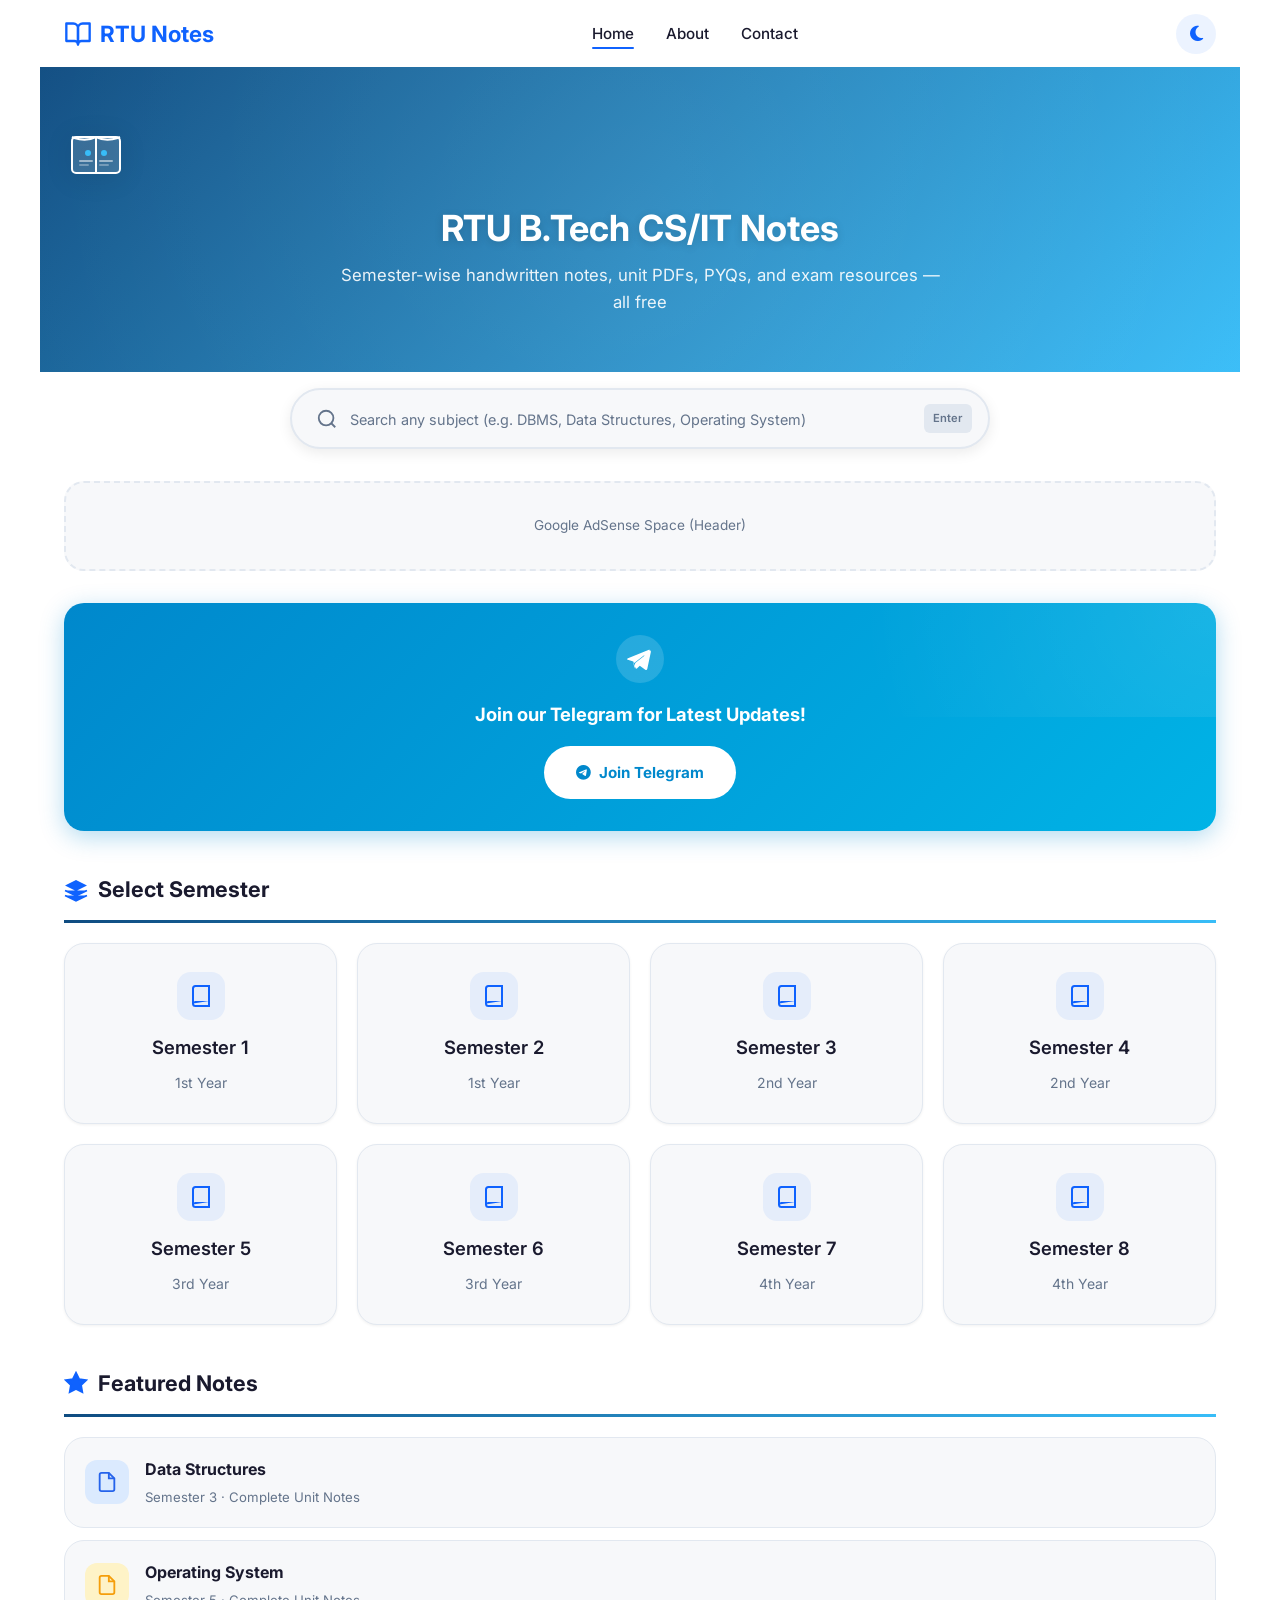
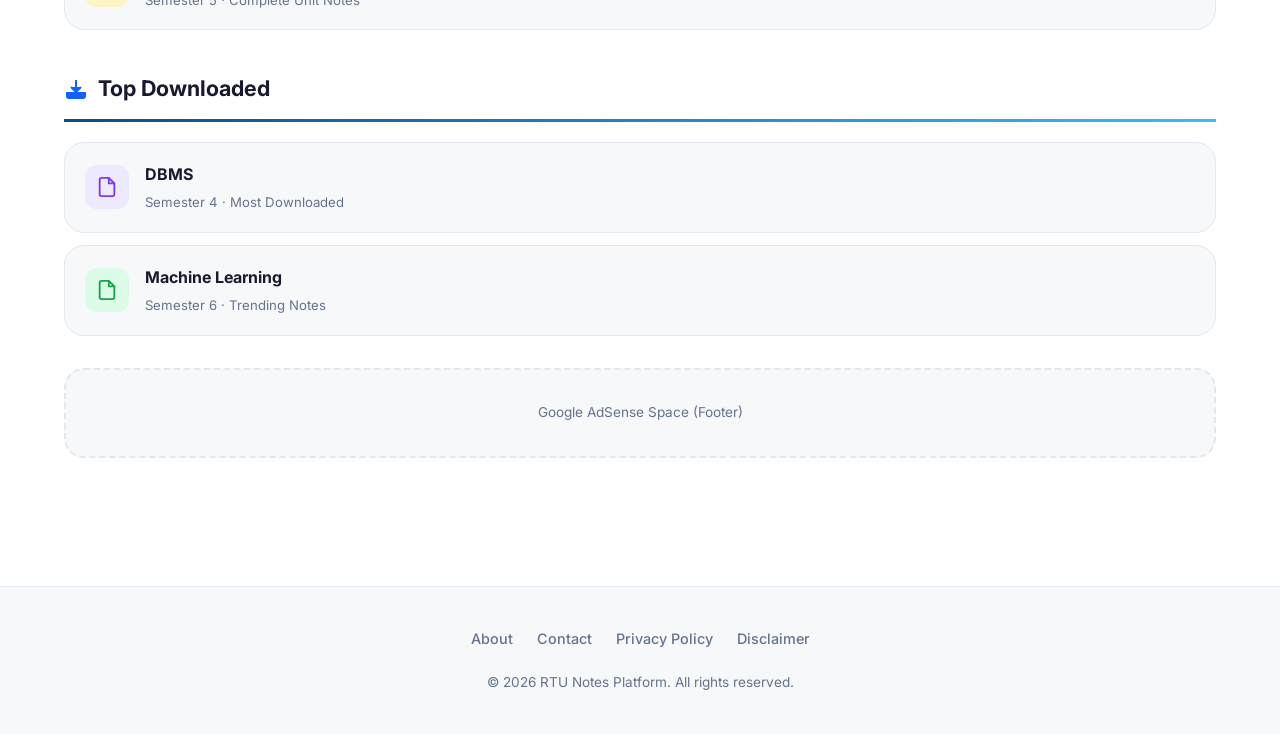
<file: index.html>
<!DOCTYPE html>
<html lang="en">
<head>
  <meta charset="UTF-8">
  <meta name="viewport" content="width=device-width, initial-scale=1.0">
  <title>RTU B.Tech CS/IT Notes – Semester Wise Free Unit-wise Notes</title>
  <meta name="description" content="Free RTU notes semester wise, RTU CS notes unit wise, RTU IT handwritten notes, and RTU exam preparation notes for all 8 semesters.">
  <meta name="keywords" content="RTU notes semester wise, RTU CS notes unit wise, RTU IT handwritten notes, RTU exam preparation notes">

  <link rel="preconnect" href="https://fonts.googleapis.com">
  <link rel="preconnect" href="https://fonts.gstatic.com" crossorigin>
  <link href="https://fonts.googleapis.com/css2?family=Inter:wght@400;500;600;700&display=swap" rel="stylesheet">
  <link rel="stylesheet" href="https://cdnjs.cloudflare.com/ajax/libs/font-awesome/6.4.0/css/all.min.css">
  <link rel="stylesheet" href="css/style.css">
</head>
<body>
  <header>
    <nav class="nav-container">
      <a href="index.html" class="logo">
        <svg viewBox="0 0 24 24" fill="none" stroke="currentColor" stroke-width="2" stroke-linecap="round" stroke-linejoin="round"><path d="M2 3h6a4 4 0 0 1 4 4v14a3 3 0 0 0-3-3H2z"/><path d="M22 3h-6a4 4 0 0 0-4 4v14a3 3 0 0 1 3-3h7z"/></svg>
        RTU Notes
      </a>
      <ul class="nav-links" id="nav-links">
        <li><a href="index.html" class="active">Home</a></li>
        <li><a href="about.html">About</a></li>
        <li><a href="contact.html">Contact</a></li>
      </ul>
      <div class="nav-actions">
        <button class="theme-toggle" id="theme-toggle" aria-label="Toggle Dark Mode">
          <i class="fas fa-moon"></i>
        </button>
        <button class="menu-toggle" id="menu-toggle" aria-label="Toggle Menu">
          <i class="fas fa-bars"></i>
        </button>
      </div>
    </nav>
  </header>

  <main>
    <!-- Hero -->
    <section class="hero">
      <div class="hero-content">
        <div class="hero-icon">
          <svg viewBox="0 0 64 64" fill="none">
            <rect x="8" y="14" width="48" height="36" rx="4" fill="rgba(255,255,255,0.15)" stroke="#fff" stroke-width="2"/>
            <path d="M32 14V50" stroke="#fff" stroke-width="2"/>
            <path d="M8 14 C8 14 20 20 32 14 C44 20 56 14 56 14" fill="rgba(255,255,255,0.1)" stroke="#fff" stroke-width="2"/>
            <circle cx="24" cy="30" r="3" fill="#38bdf8"/>
            <circle cx="40" cy="30" r="3" fill="#38bdf8"/>
            <path d="M16 38h12M36 38h12" stroke="rgba(255,255,255,0.5)" stroke-width="2" stroke-linecap="round"/>
            <path d="M16 42h8M36 42h8" stroke="rgba(255,255,255,0.3)" stroke-width="2" stroke-linecap="round"/>
          </svg>
        </div>
        <h1>RTU B.Tech CS/IT Notes</h1>
        <p>Semester-wise handwritten notes, unit PDFs, PYQs, and exam resources — all free</p>
      </div>
    </section>

    <!-- Search Bar -->
    <div class="search-container fade-in">
      <div class="search-box">
        <svg class="search-icon" viewBox="0 0 24 24" fill="none" stroke="currentColor" stroke-width="2"><circle cx="11" cy="11" r="8"/><line x1="21" y1="21" x2="16.65" y2="16.65"/></svg>
        <input type="text" id="subject-search" class="search-input" placeholder="Search any subject (e.g. DBMS, Data Structures, Operating System)" autocomplete="off">
        <kbd class="search-kbd">Enter</kbd>
      </div>
      <ul class="search-results" id="search-results"></ul>
    </div>

    <!-- Ad Top -->
    <div class="ad-space fade-in">Google AdSense Space (Header)</div>

    <!-- Telegram -->
    <div class="telegram-banner fade-in">
      <div class="telegram-icon">
        <svg width="48" height="48" viewBox="0 0 48 48" fill="none">
          <circle cx="24" cy="24" r="24" fill="rgba(255,255,255,0.15)"/>
          <path d="M33.6 14.4L12 23.2c-1.2.5-1.2 1.2-.2 1.5l5.5 1.7 2.1 6.4c.3.8.5.9 1 .9s.7-.3 1-.6l2.4-2.4 5.5 4c1 .5 1.7.3 2-.9l3.5-16.5c.4-1.6-.6-2.3-1.8-1.9zm-4.8 6.2L19.2 28l-.6 5.5-1.1-5 10.3-7.9c.5-.3.9-.1.5.3z" fill="#fff"/>
        </svg>
      </div>
      <h3>Join our Telegram for Latest Updates!</h3>
      <a href="#" class="btn">
        <i class="fab fa-telegram"></i> Join Telegram
      </a>
    </div>

    <!-- Semester Grid -->
    <h2 class="section-title fade-in">
      <svg viewBox="0 0 24 24" fill="currentColor"><path d="M12 2L1 7.5 12 13l11-5.5L12 2zM1 12.5l11 5.5 11-5.5M1 17.5l11 5.5 11-5.5"/><path d="M1 12.5l11 5.5 11-5.5" stroke="currentColor" stroke-width="1.5" fill="none"/><path d="M1 17.5l11 5.5 11-5.5" stroke="currentColor" stroke-width="1.5" fill="none"/></svg>
      Select Semester
    </h2>
    <div class="grid">
      <a href="semester.html?sem=1" class="card fade-in">
        <div class="card-icon">
          <svg viewBox="0 0 24 24" fill="currentColor"><path d="M4 19.5A2.5 2.5 0 0 1 6.5 17H20"/><path d="M6.5 2H20v20H6.5A2.5 2.5 0 0 1 4 19.5v-15A2.5 2.5 0 0 1 6.5 2z" fill="none" stroke="currentColor" stroke-width="2"/></svg>
        </div>
        <h3>Semester 1</h3>
        <p>1st Year</p>
      </a>
      <a href="semester.html?sem=2" class="card fade-in">
        <div class="card-icon">
          <svg viewBox="0 0 24 24" fill="currentColor"><path d="M4 19.5A2.5 2.5 0 0 1 6.5 17H20"/><path d="M6.5 2H20v20H6.5A2.5 2.5 0 0 1 4 19.5v-15A2.5 2.5 0 0 1 6.5 2z" fill="none" stroke="currentColor" stroke-width="2"/></svg>
        </div>
        <h3>Semester 2</h3>
        <p>1st Year</p>
      </a>
      <a href="semester.html?sem=3" class="card fade-in">
        <div class="card-icon">
          <svg viewBox="0 0 24 24" fill="currentColor"><path d="M4 19.5A2.5 2.5 0 0 1 6.5 17H20"/><path d="M6.5 2H20v20H6.5A2.5 2.5 0 0 1 4 19.5v-15A2.5 2.5 0 0 1 6.5 2z" fill="none" stroke="currentColor" stroke-width="2"/></svg>
        </div>
        <h3>Semester 3</h3>
        <p>2nd Year</p>
      </a>
      <a href="semester.html?sem=4" class="card fade-in">
        <div class="card-icon">
          <svg viewBox="0 0 24 24" fill="currentColor"><path d="M4 19.5A2.5 2.5 0 0 1 6.5 17H20"/><path d="M6.5 2H20v20H6.5A2.5 2.5 0 0 1 4 19.5v-15A2.5 2.5 0 0 1 6.5 2z" fill="none" stroke="currentColor" stroke-width="2"/></svg>
        </div>
        <h3>Semester 4</h3>
        <p>2nd Year</p>
      </a>
      <a href="semester.html?sem=5" class="card fade-in">
        <div class="card-icon">
          <svg viewBox="0 0 24 24" fill="currentColor"><path d="M4 19.5A2.5 2.5 0 0 1 6.5 17H20"/><path d="M6.5 2H20v20H6.5A2.5 2.5 0 0 1 4 19.5v-15A2.5 2.5 0 0 1 6.5 2z" fill="none" stroke="currentColor" stroke-width="2"/></svg>
        </div>
        <h3>Semester 5</h3>
        <p>3rd Year</p>
      </a>
      <a href="semester.html?sem=6" class="card fade-in">
        <div class="card-icon">
          <svg viewBox="0 0 24 24" fill="currentColor"><path d="M4 19.5A2.5 2.5 0 0 1 6.5 17H20"/><path d="M6.5 2H20v20H6.5A2.5 2.5 0 0 1 4 19.5v-15A2.5 2.5 0 0 1 6.5 2z" fill="none" stroke="currentColor" stroke-width="2"/></svg>
        </div>
        <h3>Semester 6</h3>
        <p>3rd Year</p>
      </a>
      <a href="semester.html?sem=7" class="card fade-in">
        <div class="card-icon">
          <svg viewBox="0 0 24 24" fill="currentColor"><path d="M4 19.5A2.5 2.5 0 0 1 6.5 17H20"/><path d="M6.5 2H20v20H6.5A2.5 2.5 0 0 1 4 19.5v-15A2.5 2.5 0 0 1 6.5 2z" fill="none" stroke="currentColor" stroke-width="2"/></svg>
        </div>
        <h3>Semester 7</h3>
        <p>4th Year</p>
      </a>
      <a href="semester.html?sem=8" class="card fade-in">
        <div class="card-icon">
          <svg viewBox="0 0 24 24" fill="currentColor"><path d="M4 19.5A2.5 2.5 0 0 1 6.5 17H20"/><path d="M6.5 2H20v20H6.5A2.5 2.5 0 0 1 4 19.5v-15A2.5 2.5 0 0 1 6.5 2z" fill="none" stroke="currentColor" stroke-width="2"/></svg>
        </div>
        <h3>Semester 8</h3>
        <p>4th Year</p>
      </a>
    </div>

    <!-- Featured Notes -->
    <h2 class="section-title fade-in">
      <svg viewBox="0 0 24 24" fill="none" stroke="currentColor" stroke-width="2"><polygon points="12 2 15.09 8.26 22 9.27 17 14.14 18.18 21.02 12 17.77 5.82 21.02 7 14.14 2 9.27 8.91 8.26 12 2"/></svg>
      Featured Notes
    </h2>
    <ul class="resources-list fade-in">
      <li><a href="subject.html?sem=3&sub=Data%20Structures">
        <div class="resource-icon paper"><svg viewBox="0 0 24 24" fill="none" stroke="currentColor" stroke-width="2"><path d="M14 2H6a2 2 0 0 0-2 2v16a2 2 0 0 0 2 2h12a2 2 0 0 0 2-2V8z"/><polyline points="14 2 14 8 20 8"/></svg></div>
        <div class="resource-text"><strong>Data Structures</strong><p>Semester 3 · Complete Unit Notes</p></div>
      </a></li>
      <li><a href="subject.html?sem=5&sub=Operating%20System">
        <div class="resource-icon brain"><svg viewBox="0 0 24 24" fill="none" stroke="currentColor" stroke-width="2"><path d="M14 2H6a2 2 0 0 0-2 2v16a2 2 0 0 0 2 2h12a2 2 0 0 0 2-2V8z"/><polyline points="14 2 14 8 20 8"/></svg></div>
        <div class="resource-text"><strong>Operating System</strong><p>Semester 5 · Complete Unit Notes</p></div>
      </a></li>
    </ul>

    <!-- Top Downloaded -->
    <h2 class="section-title fade-in" style="margin-top: 2.5rem;">
      <svg viewBox="0 0 24 24" fill="none" stroke="currentColor" stroke-width="2"><path d="M21 15v4a2 2 0 0 1-2 2H5a2 2 0 0 1-2-2v-4"/><polyline points="7 10 12 15 17 10"/><line x1="12" y1="15" x2="12" y2="3"/></svg>
      Top Downloaded
    </h2>
    <ul class="resources-list fade-in">
      <li><a href="subject.html?sem=4&sub=Database%20Management%20Systems%20(DBMS)">
        <div class="resource-icon viva"><svg viewBox="0 0 24 24" fill="none" stroke="currentColor" stroke-width="2"><path d="M14 2H6a2 2 0 0 0-2 2v16a2 2 0 0 0 2 2h12a2 2 0 0 0 2-2V8z"/><polyline points="14 2 14 8 20 8"/></svg></div>
        <div class="resource-text"><strong>DBMS</strong><p>Semester 4 · Most Downloaded</p></div>
      </a></li>
      <li><a href="subject.html?sem=6&sub=Machine%20Learning">
        <div class="resource-icon flash"><svg viewBox="0 0 24 24" fill="none" stroke="currentColor" stroke-width="2"><path d="M14 2H6a2 2 0 0 0-2 2v16a2 2 0 0 0 2 2h12a2 2 0 0 0 2-2V8z"/><polyline points="14 2 14 8 20 8"/></svg></div>
        <div class="resource-text"><strong>Machine Learning</strong><p>Semester 6 · Trending Notes</p></div>
      </a></li>
    </ul>

    <!-- Ad Bottom -->
    <div class="ad-space fade-in">Google AdSense Space (Footer)</div>
  </main>

  <footer>
    <div class="footer-links">
      <a href="about.html">About</a>
      <a href="contact.html">Contact</a>
      <a href="privacy.html">Privacy Policy</a>
      <a href="disclaimer.html">Disclaimer</a>
    </div>
    <p>&copy; 2026 RTU Notes Platform. All rights reserved.</p>
  </footer>

  <script src="js/main.js"></script>
</body>
</html>
</file>
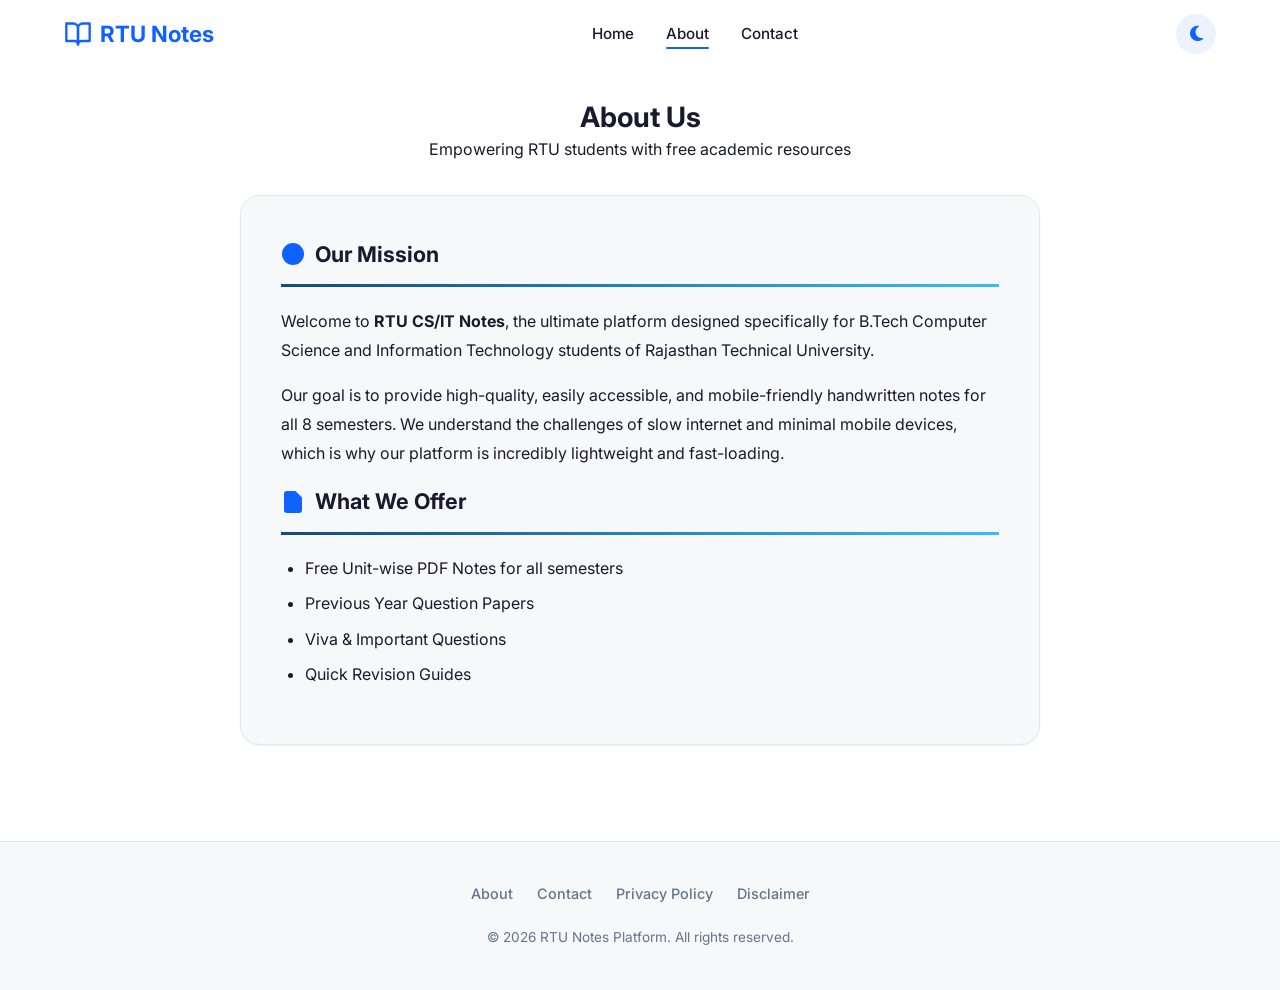
<file: about.html>
<!DOCTYPE html>
<html lang="en">
<head>
  <meta charset="UTF-8">
  <meta name="viewport" content="width=device-width, initial-scale=1.0">
  <title>About - RTU CS/IT Notes</title>
  <link rel="preconnect" href="https://fonts.googleapis.com">
  <link rel="preconnect" href="https://fonts.gstatic.com" crossorigin>
  <link href="https://fonts.googleapis.com/css2?family=Inter:wght@400;500;600;700&display=swap" rel="stylesheet">
  <link rel="stylesheet" href="https://cdnjs.cloudflare.com/ajax/libs/font-awesome/6.4.0/css/all.min.css">
  <link rel="stylesheet" href="css/style.css">
</head>
<body>
  <header>
    <nav class="nav-container">
      <a href="index.html" class="logo">
        <svg viewBox="0 0 24 24" fill="none" stroke="currentColor" stroke-width="2" stroke-linecap="round" stroke-linejoin="round"><path d="M2 3h6a4 4 0 0 1 4 4v14a3 3 0 0 0-3-3H2z"/><path d="M22 3h-6a4 4 0 0 0-4 4v14a3 3 0 0 1 3-3h7z"/></svg>
        RTU Notes
      </a>
      <ul class="nav-links" id="nav-links">
        <li><a href="index.html">Home</a></li>
        <li><a href="about.html" class="active">About</a></li>
        <li><a href="contact.html">Contact</a></li>
      </ul>
      <div class="nav-actions">
        <button class="theme-toggle" id="theme-toggle"><i class="fas fa-moon"></i></button>
        <button class="menu-toggle" id="menu-toggle"><i class="fas fa-bars"></i></button>
      </div>
    </nav>
  </header>

  <main>
    <div class="subject-header fade-in" style="text-align: center;">
      <h1>About Us</h1>
      <p>Empowering RTU students with free academic resources</p>
    </div>

    <div class="page-content fade-in">
      <h2 class="section-title">
        <svg viewBox="0 0 24 24" fill="none" stroke="currentColor" stroke-width="2"><circle cx="12" cy="12" r="10"/><line x1="12" y1="16" x2="12" y2="12"/><line x1="12" y1="8" x2="12.01" y2="8"/></svg>
        Our Mission
      </h2>
      <p>Welcome to <strong>RTU CS/IT Notes</strong>, the ultimate platform designed specifically for B.Tech Computer Science and Information Technology students of Rajasthan Technical University.</p>
      <p>Our goal is to provide high-quality, easily accessible, and mobile-friendly handwritten notes for all 8 semesters. We understand the challenges of slow internet and minimal mobile devices, which is why our platform is incredibly lightweight and fast-loading.</p>

      <h2 class="section-title">
        <svg viewBox="0 0 24 24" fill="none" stroke="currentColor" stroke-width="2"><path d="M14 2H6a2 2 0 0 0-2 2v16a2 2 0 0 0 2 2h12a2 2 0 0 0 2-2V8z"/><polyline points="14 2 14 8 20 8"/></svg>
        What We Offer
      </h2>
      <ul>
        <li>Free Unit-wise PDF Notes for all semesters</li>
        <li>Previous Year Question Papers</li>
        <li>Viva &amp; Important Questions</li>
        <li>Quick Revision Guides</li>
      </ul>
    </div>
  </main>

  <footer>
    <div class="footer-links">
      <a href="about.html">About</a>
      <a href="contact.html">Contact</a>
      <a href="privacy.html">Privacy Policy</a>
      <a href="disclaimer.html">Disclaimer</a>
    </div>
    <p>&copy; 2026 RTU Notes Platform. All rights reserved.</p>
  </footer>

  <script src="js/main.js"></script>
</body>
</html>
</file>
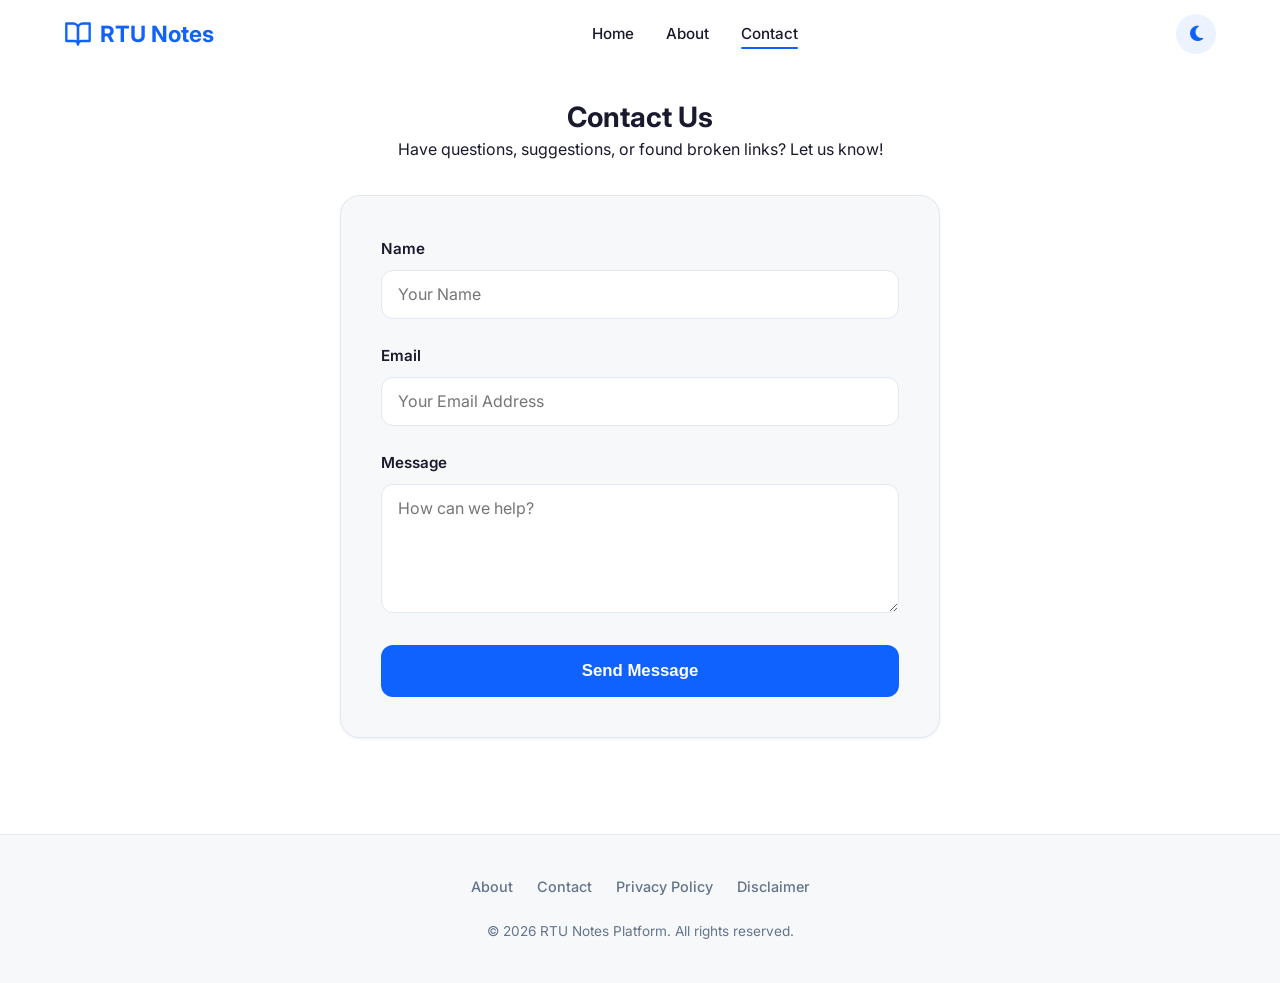
<file: contact.html>
<!DOCTYPE html>
<html lang="en">
<head>
  <meta charset="UTF-8">
  <meta name="viewport" content="width=device-width, initial-scale=1.0">
  <title>Contact - RTU CS/IT Notes</title>
  <link rel="preconnect" href="https://fonts.googleapis.com">
  <link rel="preconnect" href="https://fonts.gstatic.com" crossorigin>
  <link href="https://fonts.googleapis.com/css2?family=Inter:wght@400;500;600;700&display=swap" rel="stylesheet">
  <link rel="stylesheet" href="https://cdnjs.cloudflare.com/ajax/libs/font-awesome/6.4.0/css/all.min.css">
  <link rel="stylesheet" href="css/style.css">
</head>
<body>
  <header>
    <nav class="nav-container">
      <a href="index.html" class="logo">
        <svg viewBox="0 0 24 24" fill="none" stroke="currentColor" stroke-width="2" stroke-linecap="round" stroke-linejoin="round"><path d="M2 3h6a4 4 0 0 1 4 4v14a3 3 0 0 0-3-3H2z"/><path d="M22 3h-6a4 4 0 0 0-4 4v14a3 3 0 0 1 3-3h7z"/></svg>
        RTU Notes
      </a>
      <ul class="nav-links" id="nav-links">
        <li><a href="index.html">Home</a></li>
        <li><a href="about.html">About</a></li>
        <li><a href="contact.html" class="active">Contact</a></li>
      </ul>
      <div class="nav-actions">
        <button class="theme-toggle" id="theme-toggle"><i class="fas fa-moon"></i></button>
        <button class="menu-toggle" id="menu-toggle"><i class="fas fa-bars"></i></button>
      </div>
    </nav>
  </header>

  <main>
    <div class="subject-header fade-in" style="text-align: center;">
      <h1>Contact Us</h1>
      <p>Have questions, suggestions, or found broken links? Let us know!</p>
    </div>

    <div class="page-content fade-in" style="max-width: 600px;">
      <form action="#" method="POST">
        <div class="form-group">
          <label for="name">Name</label>
          <input type="text" id="name" class="form-control" placeholder="Your Name">
        </div>
        <div class="form-group">
          <label for="email">Email</label>
          <input type="email" id="email" class="form-control" placeholder="Your Email Address">
        </div>
        <div class="form-group">
          <label for="message">Message</label>
          <textarea id="message" class="form-control" rows="5" placeholder="How can we help?"></textarea>
        </div>
        <button type="submit" class="btn btn-lg" style="width: 100%;">Send Message</button>
      </form>
    </div>
  </main>

  <footer>
    <div class="footer-links">
      <a href="about.html">About</a>
      <a href="contact.html">Contact</a>
      <a href="privacy.html">Privacy Policy</a>
      <a href="disclaimer.html">Disclaimer</a>
    </div>
    <p>&copy; 2026 RTU Notes Platform. All rights reserved.</p>
  </footer>

  <script src="js/main.js"></script>
</body>
</html>
</file>
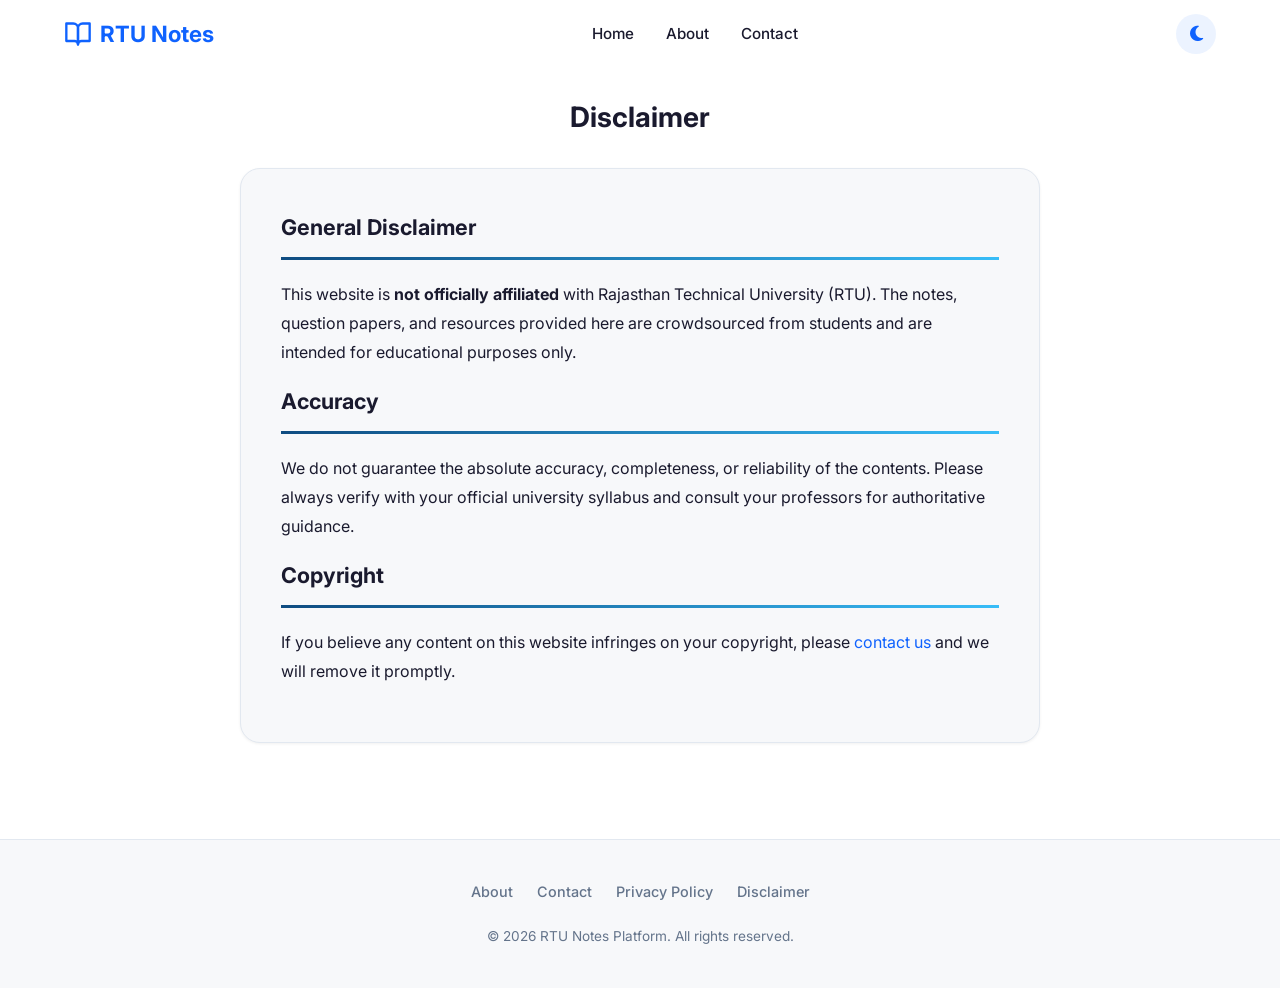
<file: disclaimer.html>
<!DOCTYPE html>
<html lang="en">
<head>
  <meta charset="UTF-8">
  <meta name="viewport" content="width=device-width, initial-scale=1.0">
  <title>Disclaimer - RTU Notes</title>
  <link rel="preconnect" href="https://fonts.googleapis.com">
  <link rel="preconnect" href="https://fonts.gstatic.com" crossorigin>
  <link href="https://fonts.googleapis.com/css2?family=Inter:wght@400;500;600;700&display=swap" rel="stylesheet">
  <link rel="stylesheet" href="https://cdnjs.cloudflare.com/ajax/libs/font-awesome/6.4.0/css/all.min.css">
  <link rel="stylesheet" href="css/style.css">
</head>
<body>
  <header>
    <nav class="nav-container">
      <a href="index.html" class="logo">
        <svg viewBox="0 0 24 24" fill="none" stroke="currentColor" stroke-width="2" stroke-linecap="round" stroke-linejoin="round"><path d="M2 3h6a4 4 0 0 1 4 4v14a3 3 0 0 0-3-3H2z"/><path d="M22 3h-6a4 4 0 0 0-4 4v14a3 3 0 0 1 3-3h7z"/></svg>
        RTU Notes
      </a>
      <ul class="nav-links" id="nav-links">
        <li><a href="index.html">Home</a></li>
        <li><a href="about.html">About</a></li>
        <li><a href="contact.html">Contact</a></li>
      </ul>
      <div class="nav-actions">
        <button class="theme-toggle" id="theme-toggle"><i class="fas fa-moon"></i></button>
        <button class="menu-toggle" id="menu-toggle"><i class="fas fa-bars"></i></button>
      </div>
    </nav>
  </header>

  <main>
    <div class="subject-header fade-in" style="text-align: center;">
      <h1>Disclaimer</h1>
    </div>

    <div class="page-content fade-in">
      <h2 class="section-title">General Disclaimer</h2>
      <p>This website is <strong>not officially affiliated</strong> with Rajasthan Technical University (RTU). The notes, question papers, and resources provided here are crowdsourced from students and are intended for educational purposes only.</p>

      <h2 class="section-title">Accuracy</h2>
      <p>We do not guarantee the absolute accuracy, completeness, or reliability of the contents. Please always verify with your official university syllabus and consult your professors for authoritative guidance.</p>

      <h2 class="section-title">Copyright</h2>
      <p>If you believe any content on this website infringes on your copyright, please <a href="contact.html">contact us</a> and we will remove it promptly.</p>
    </div>
  </main>

  <footer>
    <div class="footer-links">
      <a href="about.html">About</a>
      <a href="contact.html">Contact</a>
      <a href="privacy.html">Privacy Policy</a>
      <a href="disclaimer.html">Disclaimer</a>
    </div>
    <p>&copy; 2026 RTU Notes Platform. All rights reserved.</p>
  </footer>

  <script src="js/main.js"></script>
</body>
</html>
</file>
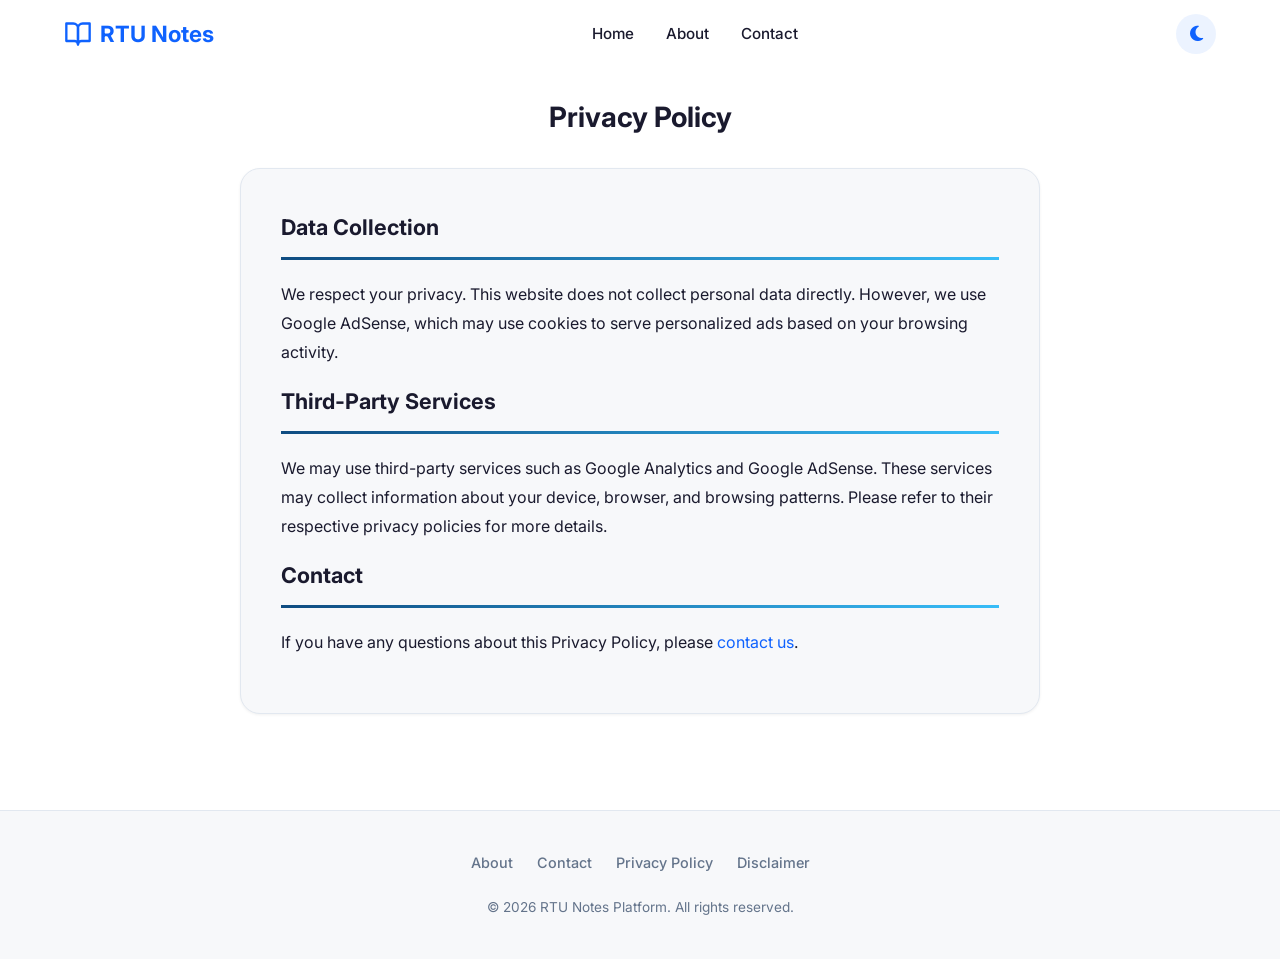
<file: privacy.html>
<!DOCTYPE html>
<html lang="en">
<head>
  <meta charset="UTF-8">
  <meta name="viewport" content="width=device-width, initial-scale=1.0">
  <title>Privacy Policy - RTU Notes</title>
  <link rel="preconnect" href="https://fonts.googleapis.com">
  <link rel="preconnect" href="https://fonts.gstatic.com" crossorigin>
  <link href="https://fonts.googleapis.com/css2?family=Inter:wght@400;500;600;700&display=swap" rel="stylesheet">
  <link rel="stylesheet" href="https://cdnjs.cloudflare.com/ajax/libs/font-awesome/6.4.0/css/all.min.css">
  <link rel="stylesheet" href="css/style.css">
</head>
<body>
  <header>
    <nav class="nav-container">
      <a href="index.html" class="logo">
        <svg viewBox="0 0 24 24" fill="none" stroke="currentColor" stroke-width="2" stroke-linecap="round" stroke-linejoin="round"><path d="M2 3h6a4 4 0 0 1 4 4v14a3 3 0 0 0-3-3H2z"/><path d="M22 3h-6a4 4 0 0 0-4 4v14a3 3 0 0 1 3-3h7z"/></svg>
        RTU Notes
      </a>
      <ul class="nav-links" id="nav-links">
        <li><a href="index.html">Home</a></li>
        <li><a href="about.html">About</a></li>
        <li><a href="contact.html">Contact</a></li>
      </ul>
      <div class="nav-actions">
        <button class="theme-toggle" id="theme-toggle"><i class="fas fa-moon"></i></button>
        <button class="menu-toggle" id="menu-toggle"><i class="fas fa-bars"></i></button>
      </div>
    </nav>
  </header>

  <main>
    <div class="subject-header fade-in" style="text-align: center;">
      <h1>Privacy Policy</h1>
    </div>

    <div class="page-content fade-in">
      <h2 class="section-title">Data Collection</h2>
      <p>We respect your privacy. This website does not collect personal data directly. However, we use Google AdSense, which may use cookies to serve personalized ads based on your browsing activity.</p>

      <h2 class="section-title">Third-Party Services</h2>
      <p>We may use third-party services such as Google Analytics and Google AdSense. These services may collect information about your device, browser, and browsing patterns. Please refer to their respective privacy policies for more details.</p>

      <h2 class="section-title">Contact</h2>
      <p>If you have any questions about this Privacy Policy, please <a href="contact.html">contact us</a>.</p>
    </div>
  </main>

  <footer>
    <div class="footer-links">
      <a href="about.html">About</a>
      <a href="contact.html">Contact</a>
      <a href="privacy.html">Privacy Policy</a>
      <a href="disclaimer.html">Disclaimer</a>
    </div>
    <p>&copy; 2026 RTU Notes Platform. All rights reserved.</p>
  </footer>

  <script src="js/main.js"></script>
</body>
</html>
</file>
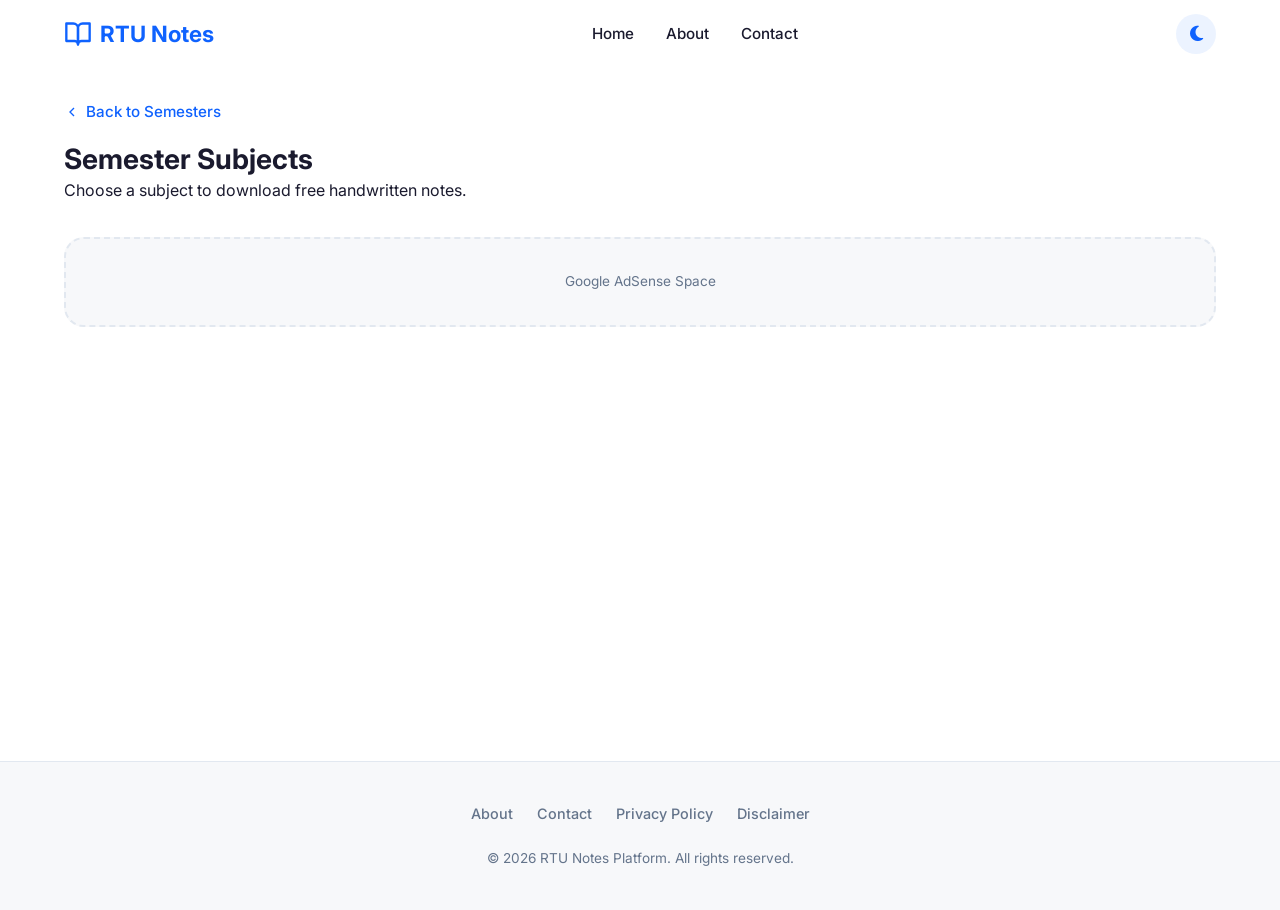
<file: semester.html>
<!DOCTYPE html>
<html lang="en">
<head>
  <meta charset="UTF-8">
  <meta name="viewport" content="width=device-width, initial-scale=1.0">
  <title>Semester Subjects - RTU CS/IT Notes</title>
  <link rel="preconnect" href="https://fonts.googleapis.com">
  <link rel="preconnect" href="https://fonts.gstatic.com" crossorigin>
  <link href="https://fonts.googleapis.com/css2?family=Inter:wght@400;500;600;700&display=swap" rel="stylesheet">
  <link rel="stylesheet" href="https://cdnjs.cloudflare.com/ajax/libs/font-awesome/6.4.0/css/all.min.css">
  <link rel="stylesheet" href="css/style.css">
</head>
<body>
  <header>
    <nav class="nav-container">
      <a href="index.html" class="logo">
        <svg viewBox="0 0 24 24" fill="none" stroke="currentColor" stroke-width="2" stroke-linecap="round" stroke-linejoin="round"><path d="M2 3h6a4 4 0 0 1 4 4v14a3 3 0 0 0-3-3H2z"/><path d="M22 3h-6a4 4 0 0 0-4 4v14a3 3 0 0 1 3-3h7z"/></svg>
        RTU Notes
      </a>
      <ul class="nav-links" id="nav-links">
        <li><a href="index.html">Home</a></li>
        <li><a href="about.html">About</a></li>
        <li><a href="contact.html">Contact</a></li>
      </ul>
      <div class="nav-actions">
        <button class="theme-toggle" id="theme-toggle"><i class="fas fa-moon"></i></button>
        <button class="menu-toggle" id="menu-toggle"><i class="fas fa-bars"></i></button>
      </div>
    </nav>
  </header>

  <main>
    <div class="subject-header fade-in">
      <a href="index.html" class="back-link">
        <svg width="16" height="16" viewBox="0 0 24 24" fill="none" stroke="currentColor" stroke-width="2"><polyline points="15 18 9 12 15 6"/></svg>
        Back to Semesters
      </a>
      <h1 class="dynamic-sem-title">Semester Subjects</h1>
      <p>Choose a subject to download free handwritten notes.</p>
    </div>

    <div class="ad-space fade-in">Google AdSense Space</div>

    <div class="grid" id="subject-grid">
    </div>
  </main>

  <footer>
    <div class="footer-links">
      <a href="about.html">About</a>
      <a href="contact.html">Contact</a>
      <a href="privacy.html">Privacy Policy</a>
      <a href="disclaimer.html">Disclaimer</a>
    </div>
    <p>&copy; 2026 RTU Notes Platform. All rights reserved.</p>
  </footer>

  <script src="js/main.js"></script>
</body>
</html>
</file>
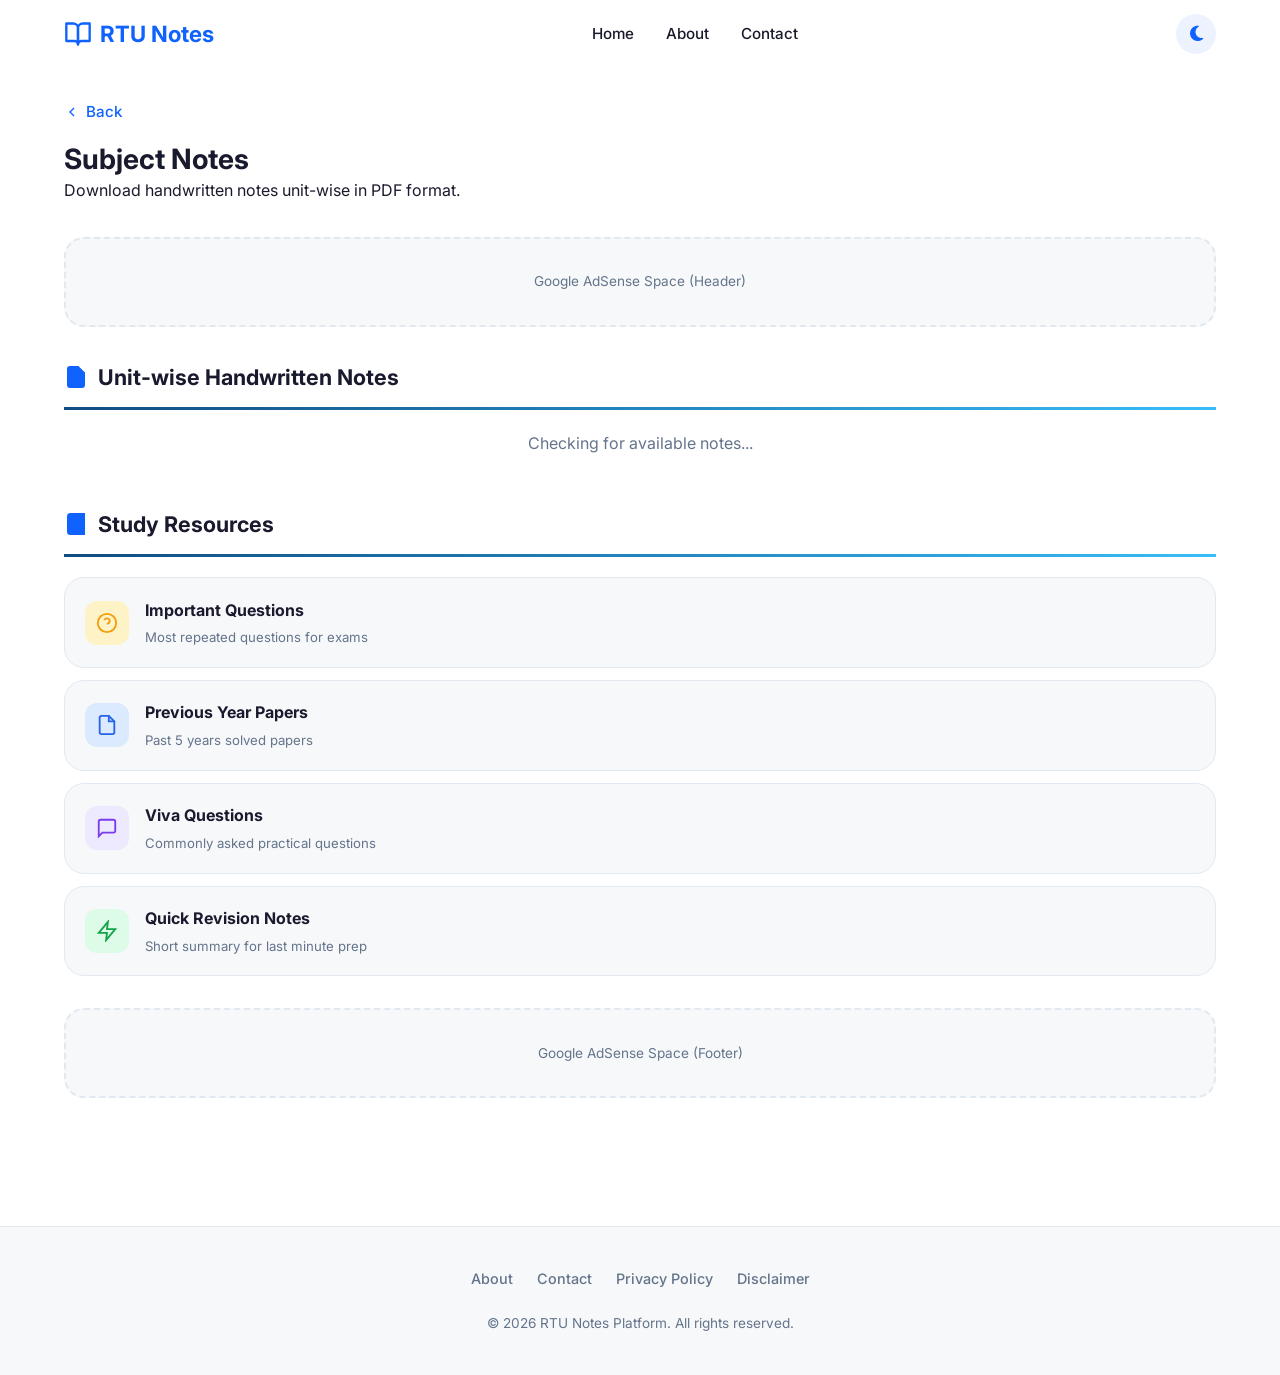
<file: subject.html>
<!DOCTYPE html>
<html lang="en">
<head>
  <meta charset="UTF-8">
  <meta name="viewport" content="width=device-width, initial-scale=1.0">
  <title>Subject Notes - RTU CS/IT Notes</title>
  <link rel="preconnect" href="https://fonts.googleapis.com">
  <link rel="preconnect" href="https://fonts.gstatic.com" crossorigin>
  <link href="https://fonts.googleapis.com/css2?family=Inter:wght@400;500;600;700&display=swap" rel="stylesheet">
  <link rel="stylesheet" href="https://cdnjs.cloudflare.com/ajax/libs/font-awesome/6.4.0/css/all.min.css">
  <link rel="stylesheet" href="css/style.css">
</head>
<body>
  <header>
    <nav class="nav-container">
      <a href="index.html" class="logo">
        <svg viewBox="0 0 24 24" fill="none" stroke="currentColor" stroke-width="2" stroke-linecap="round" stroke-linejoin="round"><path d="M2 3h6a4 4 0 0 1 4 4v14a3 3 0 0 0-3-3H2z"/><path d="M22 3h-6a4 4 0 0 0-4 4v14a3 3 0 0 1 3-3h7z"/></svg>
        RTU Notes
      </a>
      <ul class="nav-links" id="nav-links">
        <li><a href="index.html">Home</a></li>
        <li><a href="about.html">About</a></li>
        <li><a href="contact.html">Contact</a></li>
      </ul>
      <div class="nav-actions">
        <button class="theme-toggle" id="theme-toggle"><i class="fas fa-moon"></i></button>
        <button class="menu-toggle" id="menu-toggle"><i class="fas fa-bars"></i></button>
      </div>
    </nav>
  </header>

  <main>
    <div class="subject-header fade-in">
      <a href="javascript:history.back()" class="back-link">
        <svg width="16" height="16" viewBox="0 0 24 24" fill="none" stroke="currentColor" stroke-width="2"><polyline points="15 18 9 12 15 6"/></svg>
        Back
      </a>
      <h1 class="dynamic-sub-title">Subject Notes</h1>
      <p>Download handwritten notes unit-wise in PDF format.</p>
    </div>

    <div class="ad-space fade-in">Google AdSense Space (Header)</div>

    <h2 class="section-title fade-in">
      <svg viewBox="0 0 24 24" fill="none" stroke="currentColor" stroke-width="2"><path d="M14 2H6a2 2 0 0 0-2 2v16a2 2 0 0 0 2 2h12a2 2 0 0 0 2-2V8z"/><polyline points="14 2 14 8 20 8"/><line x1="16" y1="13" x2="8" y2="13"/><line x1="16" y1="17" x2="8" y2="17"/><polyline points="10 9 9 9 8 9"/></svg>
      Unit-wise Handwritten Notes
    </h2>
    <div class="unit-grid" id="dynamic-unit-grid">
      <p style="text-align: center; color: var(--text-sec);">Checking for available notes...</p>
    </div>

    <h2 class="section-title fade-in">
      <svg viewBox="0 0 24 24" fill="none" stroke="currentColor" stroke-width="2"><path d="M4 19.5A2.5 2.5 0 0 1 6.5 17H20"/><path d="M6.5 2H20v20H6.5A2.5 2.5 0 0 1 4 19.5v-15A2.5 2.5 0 0 1 6.5 2z"/></svg>
      Study Resources
    </h2>
    <ul class="resources-list fade-in">
      <li>
        <a href="#">
          <div class="resource-icon brain">
            <svg viewBox="0 0 24 24" fill="none" stroke="currentColor" stroke-width="2"><circle cx="12" cy="12" r="10"/><path d="M9.09 9a3 3 0 0 1 5.83 1c0 2-3 3-3 3"/><line x1="12" y1="17" x2="12.01" y2="17"/></svg>
          </div>
          <div class="resource-text">
            <strong>Important Questions</strong>
            <p>Most repeated questions for exams</p>
          </div>
        </a>
      </li>
      <li>
        <a href="#">
          <div class="resource-icon paper">
            <svg viewBox="0 0 24 24" fill="none" stroke="currentColor" stroke-width="2"><path d="M14 2H6a2 2 0 0 0-2 2v16a2 2 0 0 0 2 2h12a2 2 0 0 0 2-2V8z"/><polyline points="14 2 14 8 20 8"/></svg>
          </div>
          <div class="resource-text">
            <strong>Previous Year Papers</strong>
            <p>Past 5 years solved papers</p>
          </div>
        </a>
      </li>
      <li>
        <a href="#">
          <div class="resource-icon viva">
            <svg viewBox="0 0 24 24" fill="none" stroke="currentColor" stroke-width="2"><path d="M21 15a2 2 0 0 1-2 2H7l-4 4V5a2 2 0 0 1 2-2h14a2 2 0 0 1 2 2z"/></svg>
          </div>
          <div class="resource-text">
            <strong>Viva Questions</strong>
            <p>Commonly asked practical questions</p>
          </div>
        </a>
      </li>
      <li>
        <a href="#">
          <div class="resource-icon flash">
            <svg viewBox="0 0 24 24" fill="none" stroke="currentColor" stroke-width="2"><polygon points="13 2 3 14 12 14 11 22 21 10 12 10 13 2"/></svg>
          </div>
          <div class="resource-text">
            <strong>Quick Revision Notes</strong>
            <p>Short summary for last minute prep</p>
          </div>
        </a>
      </li>
    </ul>

    <div class="ad-space fade-in" style="margin-top: 2rem;">Google AdSense Space (Footer)</div>
  </main>

  <footer>
    <div class="footer-links">
      <a href="about.html">About</a>
      <a href="contact.html">Contact</a>
      <a href="privacy.html">Privacy Policy</a>
      <a href="disclaimer.html">Disclaimer</a>
    </div>
    <p>&copy; 2026 RTU Notes Platform. All rights reserved.</p>
  </footer>

  <script src="js/main.js"></script>
</body>
</html>
</file>
<file: css/style.css>
/* ===== RTU Notes — Modern Design System ===== */

:root {
  --primary: #0f62fe;
  --primary-hover: #0353e9;
  --primary-light: rgba(15, 98, 254, 0.08);
  --accent: #38bdf8;
  --hero-from: #0f4c81;
  --hero-to: #38bdf8;
  --bg: #ffffff;
  --surface: #f7f8fa;
  --text: #1a1a2e;
  --text-sec: #64748b;
  --border: #e2e8f0;
  --shadow-sm: 0 1px 3px rgba(0,0,0,0.06);
  --shadow-md: 0 4px 14px rgba(0,0,0,0.08);
  --shadow-lg: 0 10px 30px rgba(0,0,0,0.10);
  --shadow-glow: 0 0 20px rgba(15, 98, 254, 0.15);
  --header-bg: rgba(255,255,255,0.92);
  --radius: 12px;
  --radius-lg: 20px;
  --transition: all 0.3s cubic-bezier(0.4, 0, 0.2, 1);
}

[data-theme="dark"] {
  --primary: #4589ff;
  --primary-hover: #78a9ff;
  --primary-light: rgba(69, 137, 255, 0.12);
  --accent: #38bdf8;
  --bg: #121212;
  --surface: #1e1e2e;
  --text: #e2e8f0;
  --text-sec: #94a3b8;
  --border: #2d2d3f;
  --shadow-sm: 0 1px 3px rgba(0,0,0,0.3);
  --shadow-md: 0 4px 14px rgba(0,0,0,0.4);
  --shadow-lg: 0 10px 30px rgba(0,0,0,0.5);
  --shadow-glow: 0 0 25px rgba(69, 137, 255, 0.2);
  --header-bg: rgba(18, 18, 18, 0.92);
}

/* ===== Reset & Base ===== */
*, *::before, *::after {
  margin: 0; padding: 0; box-sizing: border-box;
}

html { scroll-behavior: smooth; }

body {
  font-family: 'Inter', system-ui, -apple-system, sans-serif;
  background-color: var(--bg);
  color: var(--text);
  line-height: 1.7;
  font-size: 1rem;
  transition: background-color 0.4s ease, color 0.3s ease;
  -webkit-font-smoothing: antialiased;
}

a { text-decoration: none; color: var(--primary); }

img, svg { display: block; max-width: 100%; }

/* ===== Animations ===== */
@keyframes fadeInUp {
  from { opacity: 0; transform: translateY(28px); }
  to   { opacity: 1; transform: translateY(0); }
}

@keyframes fadeIn {
  from { opacity: 0; }
  to   { opacity: 1; }
}

@keyframes float {
  0%, 100% { transform: translateY(0px); }
  50%      { transform: translateY(-8px); }
}

@keyframes shimmer {
  0%   { background-position: -200% center; }
  100% { background-position: 200% center; }
}

@keyframes pulseGlow {
  0%, 100% { box-shadow: 0 0 15px rgba(56, 189, 248, 0.3); }
  50%      { box-shadow: 0 0 30px rgba(56, 189, 248, 0.6); }
}

@keyframes ripple {
  to { transform: scale(2.5); opacity: 0; }
}

.fade-in {
  opacity: 0;
  transform: translateY(28px);
  transition: opacity 0.6s ease, transform 0.6s ease;
}

.fade-in.visible {
  opacity: 1;
  transform: translateY(0);
}

/* ===== Header / Navigation ===== */
header {
  position: sticky;
  top: 0;
  background: var(--header-bg);
  backdrop-filter: blur(12px);
  -webkit-backdrop-filter: blur(12px);
  z-index: 1000;
  transition: box-shadow 0.3s ease;
}

header.scrolled {
  box-shadow: 0 2px 20px rgba(0,0,0,0.1);
}

.nav-container {
  max-width: 1200px;
  margin: 0 auto;
  padding: 0.85rem 1.5rem;
  display: flex;
  justify-content: space-between;
  align-items: center;
}

.logo {
  font-size: 1.4rem;
  font-weight: 700;
  color: var(--primary);
  display: flex;
  align-items: center;
  gap: 0.5rem;
}

.logo svg { width: 28px; height: 28px; }

.nav-links {
  display: flex;
  gap: 2rem;
  list-style: none;
  align-items: center;
}

.nav-links a {
  color: var(--text);
  font-weight: 500;
  font-size: 0.95rem;
  position: relative;
  padding: 0.25rem 0;
  transition: var(--transition);
}

.nav-links a::after {
  content: '';
  position: absolute;
  bottom: -2px;
  left: 0;
  width: 0;
  height: 2px;
  background: var(--primary);
  border-radius: 2px;
  transition: width 0.3s ease;
}

.nav-links a:hover::after,
.nav-links a.active::after {
  width: 100%;
}

.nav-links a:hover { color: var(--primary); }

.nav-actions {
  display: flex;
  gap: 0.5rem;
  align-items: center;
}

.theme-toggle {
  background: var(--primary-light);
  border: none;
  color: var(--primary);
  font-size: 1.1rem;
  cursor: pointer;
  width: 40px;
  height: 40px;
  border-radius: 50%;
  display: flex;
  align-items: center;
  justify-content: center;
  transition: var(--transition);
}

.theme-toggle:hover {
  background: var(--primary);
  color: #fff;
  transform: rotate(20deg);
}

.menu-toggle {
  display: none;
  font-size: 1.4rem;
  background: none;
  border: none;
  color: var(--text);
  cursor: pointer;
  width: 40px;
  height: 40px;
  border-radius: var(--radius);
  transition: var(--transition);
}

.menu-toggle:hover { background: var(--surface); }

/* ===== Main Content ===== */
main {
  max-width: 1200px;
  margin: 0 auto;
  padding: 2rem 1.5rem;
  min-height: 70vh;
}

/* ===== Hero Section ===== */
.hero {
  text-align: center;
  padding: 3.5rem 1.5rem;
  margin: -2rem -1.5rem 2.5rem;
  background: linear-gradient(135deg, var(--hero-from), var(--hero-to));
  position: relative;
  overflow: hidden;
}

.hero::before {
  content: '';
  position: absolute;
  top: -50%;
  left: -50%;
  width: 200%;
  height: 200%;
  background: radial-gradient(circle, rgba(255,255,255,0.08) 0%, transparent 70%);
  animation: shimmer 8s linear infinite;
}

.hero-content {
  position: relative;
  z-index: 2;
}

.hero-icon {
  margin: 0 auto 1.25rem;
  animation: float 3s ease-in-out infinite;
}

.hero-icon svg {
  width: 64px;
  height: 64px;
  filter: drop-shadow(0 4px 12px rgba(0,0,0,0.2));
}

.hero h1 {
  font-size: 2.25rem;
  font-weight: 700;
  color: #ffffff;
  line-height: 1.2;
  margin-bottom: 0.75rem;
  text-shadow: 0 2px 8px rgba(0,0,0,0.15);
}

.hero p {
  color: rgba(255,255,255,0.9);
  font-size: 1.05rem;
  max-width: 600px;
  margin: 0 auto;
  line-height: 1.6;
}

/* ===== Grid Layouts ===== */
.grid {
  display: grid;
  grid-template-columns: repeat(auto-fill, minmax(260px, 1fr));
  gap: 1.25rem;
  margin-bottom: 2.5rem;
}

/* ===== Cards ===== */
.card {
  background: var(--surface);
  border: 1px solid var(--border);
  border-radius: var(--radius-lg);
  padding: 1.75rem;
  text-align: center;
  transition: var(--transition);
  box-shadow: var(--shadow-sm);
  display: flex;
  flex-direction: column;
  align-items: center;
  gap: 0.5rem;
  color: var(--text);
  position: relative;
  overflow: hidden;
}

.card::before {
  content: '';
  position: absolute;
  top: 0;
  left: 0;
  right: 0;
  height: 4px;
  background: linear-gradient(90deg, var(--hero-from), var(--hero-to));
  opacity: 0;
  transition: opacity 0.3s ease;
}

.card:hover::before { opacity: 1; }

.card:hover {
  transform: translateY(-6px);
  box-shadow: var(--shadow-lg);
  border-color: var(--primary);
}

.card:active {
  transform: translateY(-2px);
  box-shadow: var(--shadow-md);
}

.card-icon {
  width: 48px;
  height: 48px;
  background: var(--primary-light);
  border-radius: 14px;
  display: flex;
  align-items: center;
  justify-content: center;
  margin-bottom: 0.25rem;
  transition: var(--transition);
}

.card:hover .card-icon {
  background: var(--primary);
}

.card:hover .card-icon svg {
  color: #fff;
  fill: #fff;
}

.card-icon svg {
  width: 24px;
  height: 24px;
  color: var(--primary);
  fill: var(--primary);
  transition: var(--transition);
}

.card h3 {
  font-size: 1.15rem;
  font-weight: 600;
  margin: 0;
}

.card p {
  font-size: 0.875rem;
  color: var(--text-sec);
  margin: 0;
}

/* ===== Section Titles ===== */
.section-title {
  font-size: 1.35rem;
  font-weight: 700;
  margin-bottom: 1.25rem;
  padding-bottom: 0.75rem;
  border-bottom: 3px solid transparent;
  border-image: linear-gradient(90deg, var(--hero-from), var(--hero-to)) 1;
  display: flex;
  align-items: center;
  gap: 0.6rem;
}

.section-title svg {
  width: 24px;
  height: 24px;
  color: var(--primary);
  fill: var(--primary);
  flex-shrink: 0;
}

/* ===== Subject Detail Layout ===== */
.subject-header {
  margin-bottom: 2rem;
}

.subject-header h1 {
  font-size: 1.75rem;
  font-weight: 700;
  line-height: 1.3;
}

.back-link {
  display: inline-flex;
  align-items: center;
  gap: 0.4rem;
  margin-bottom: 1rem;
  color: var(--primary);
  font-weight: 500;
  font-size: 0.95rem;
  transition: var(--transition);
}

.back-link:hover {
  gap: 0.6rem;
}

/* ===== Unit Grid ===== */
.unit-grid {
  display: grid;
  grid-template-columns: 1fr;
  gap: 1rem;
  margin-bottom: 3rem;
}

.unit-card {
  display: flex;
  justify-content: space-between;
  align-items: center;
  background: var(--surface);
  padding: 1.25rem 1.5rem;
  border-radius: var(--radius-lg);
  border: 1px solid var(--border);
  transition: var(--transition);
  gap: 1rem;
}

.unit-card:hover {
  border-color: var(--primary);
  box-shadow: var(--shadow-md);
}

.unit-info {
  display: flex;
  align-items: center;
  gap: 1rem;
}

.unit-number {
  width: 44px;
  height: 44px;
  background: var(--primary-light);
  border-radius: 12px;
  display: flex;
  align-items: center;
  justify-content: center;
  font-weight: 700;
  font-size: 1.1rem;
  color: var(--primary);
  flex-shrink: 0;
}

.unit-info h4 {
  font-size: 1.05rem;
  font-weight: 600;
  margin-bottom: 0.15rem;
}

.unit-info p {
  font-size: 0.85rem;
  color: var(--text-sec);
}

/* ===== Buttons ===== */
.btn {
  display: inline-flex;
  align-items: center;
  justify-content: center;
  gap: 0.5rem;
  padding: 0.875rem 1.75rem;
  background: var(--primary);
  color: #fff !important;
  border-radius: var(--radius);
  font-weight: 600;
  font-size: 0.95rem;
  text-align: center;
  transition: var(--transition);
  border: none;
  cursor: pointer;
  position: relative;
  overflow: hidden;
  white-space: nowrap;
}

.btn::after {
  content: '';
  position: absolute;
  width: 100%;
  height: 100%;
  top: 0;
  left: 0;
  background: radial-gradient(circle, rgba(255,255,255,0.25) 10%, transparent 10%);
  transform: scale(0);
  opacity: 0;
}

.btn:active::after {
  transform: scale(10);
  opacity: 1;
  transition: transform 0.4s, opacity 0.8s;
}

.btn:hover {
  background: var(--primary-hover);
  transform: translateY(-2px);
  box-shadow: 0 4px 16px rgba(15, 98, 254, 0.35);
}

.btn-outline {
  background: transparent;
  color: var(--primary) !important;
  border: 2px solid var(--primary);
}

.btn-outline:hover {
  background: var(--primary);
  color: #fff !important;
}

.btn-lg {
  padding: 1rem 2rem;
  font-size: 1.05rem;
  border-radius: var(--radius);
}

/* ===== Resources List ===== */
.resources-list {
  list-style: none;
  display: grid;
  gap: 0.75rem;
}

.resources-list a {
  display: flex;
  align-items: center;
  gap: 1rem;
  padding: 1.15rem 1.25rem;
  background: var(--surface);
  border-radius: var(--radius-lg);
  border: 1px solid var(--border);
  transition: var(--transition);
  color: var(--text);
}

.resources-list a:hover {
  border-color: var(--primary);
  box-shadow: var(--shadow-md);
  transform: translateX(4px);
}

.resource-icon {
  width: 44px;
  height: 44px;
  border-radius: 12px;
  display: flex;
  align-items: center;
  justify-content: center;
  flex-shrink: 0;
}

.resource-icon svg {
  width: 22px;
  height: 22px;
}

.resource-icon.brain   { background: #fef3c7; color: #f59e0b; }
.resource-icon.paper   { background: #dbeafe; color: #2563eb; }
.resource-icon.viva    { background: #ede9fe; color: #7c3aed; }
.resource-icon.flash   { background: #dcfce7; color: #16a34a; }

.resource-text strong {
  display: block;
  font-size: 1rem;
  margin-bottom: 0.15rem;
}

.resource-text p {
  font-size: 0.825rem;
  color: var(--text-sec);
  margin: 0;
}

/* ===== AdSense ===== */
.ad-space {
  background: var(--surface);
  border: 2px dashed var(--border);
  text-align: center;
  padding: 1.75rem;
  margin: 2rem 0;
  border-radius: var(--radius-lg);
  color: var(--text-sec);
  font-size: 0.85rem;
  display: flex;
  align-items: center;
  justify-content: center;
  min-height: 90px;
}

/* ===== Telegram Banner ===== */
.telegram-banner {
  background: linear-gradient(135deg, #0088cc 0%, #00b3e6 100%);
  color: white;
  padding: 2rem 1.5rem;
  border-radius: var(--radius-lg);
  text-align: center;
  margin-bottom: 2.5rem;
  display: flex;
  flex-direction: column;
  gap: 1rem;
  align-items: center;
  box-shadow: 0 6px 24px rgba(0, 136, 204, 0.3);
  position: relative;
  overflow: hidden;
}

.telegram-banner::before {
  content: '';
  position: absolute;
  top: -50%;
  right: -50%;
  width: 100%;
  height: 100%;
  background: radial-gradient(circle, rgba(255,255,255,0.1) 0%, transparent 60%);
}

.telegram-banner h3 {
  font-size: 1.15rem;
  position: relative;
  z-index: 1;
}

.telegram-icon {
  animation: float 2.5s ease-in-out infinite;
  position: relative;
  z-index: 1;
}

.telegram-banner .btn {
  background: #fff;
  color: #0088cc !important;
  font-weight: 700;
  border-radius: 50px;
  padding: 0.85rem 2rem;
  position: relative;
  z-index: 1;
}

.telegram-banner .btn:hover {
  box-shadow: 0 0 24px rgba(255,255,255,0.5);
  transform: translateY(-2px);
}

/* ===== Footer ===== */
footer {
  background: var(--surface);
  border-top: 1px solid var(--border);
  padding: 2.5rem 1.5rem;
  text-align: center;
  margin-top: 4rem;
}

.footer-links {
  display: flex;
  justify-content: center;
  gap: 1.5rem;
  margin-bottom: 1.25rem;
  flex-wrap: wrap;
}

.footer-links a {
  color: var(--text-sec);
  font-size: 0.9rem;
  font-weight: 500;
  transition: var(--transition);
}

.footer-links a:hover { color: var(--primary); }

footer p {
  color: var(--text-sec);
  font-size: 0.85rem;
}

/* ===== Forms ===== */
.form-group { margin-bottom: 1.5rem; }

.form-group label {
  display: block;
  margin-bottom: 0.5rem;
  font-weight: 600;
  font-size: 0.95rem;
}

.form-control {
  width: 100%;
  padding: 0.85rem 1rem;
  border: 1.5px solid var(--border);
  border-radius: var(--radius);
  background: var(--bg);
  color: var(--text);
  font-family: inherit;
  font-size: 1rem;
  transition: var(--transition);
}

.form-control:focus {
  outline: none;
  border-color: var(--primary);
  box-shadow: 0 0 0 3px var(--primary-light);
}

/* ===== Page Content ===== */
.page-content {
  max-width: 800px;
  margin: 0 auto;
  background: var(--surface);
  padding: 2.5rem;
  border-radius: var(--radius-lg);
  box-shadow: var(--shadow-sm);
  border: 1px solid var(--border);
}

.page-content p { margin-bottom: 1rem; line-height: 1.8; }

.page-content ul {
  padding-left: 1.5rem;
  margin-bottom: 1rem;
}

.page-content li { margin-bottom: 0.5rem; }

/* ===== Responsive ===== */
@media (max-width: 768px) {
  .nav-links {
    display: none;
    flex-direction: column;
    position: absolute;
    top: 100%;
    left: 0;
    width: 100%;
    background: var(--header-bg);
    backdrop-filter: blur(12px);
    padding: 1rem 1.5rem;
    box-shadow: var(--shadow-lg);
    gap: 0;
    border-bottom: 1px solid var(--border);
    animation: fadeIn 0.25s ease;
  }

  .nav-links.active { display: flex; }

  .nav-links li {
    padding: 0.65rem 0;
    border-bottom: 1px solid var(--border);
  }

  .nav-links li:last-child { border-bottom: none; }

  .menu-toggle { display: flex; align-items: center; justify-content: center; }

  .hero { padding: 2.5rem 1.25rem; margin: -2rem -1.5rem 2rem; }
  .hero h1 { font-size: 1.75rem; }
  .hero p { font-size: 0.95rem; }
  .hero-icon svg { width: 52px; height: 52px; }

  .grid { grid-template-columns: repeat(2, 1fr); gap: 0.85rem; }

  .card { padding: 1.25rem 1rem; border-radius: var(--radius); }
  .card h3 { font-size: 1rem; }
  .card-icon { width: 40px; height: 40px; }

  .unit-card {
    flex-direction: column;
    align-items: stretch;
    padding: 1.15rem;
  }

  .unit-card .btn { width: 100%; }

  .section-title { font-size: 1.15rem; }

  .page-content { padding: 1.5rem; }
}

@media (max-width: 400px) {
  .grid { grid-template-columns: 1fr; }
  main { padding: 1.5rem 1rem; }
  .hero { margin: -1.5rem -1rem 1.5rem; }
}

/* ===== Search Bar ===== */
.search-container {
  position: relative;
  max-width: 700px;
  margin: -1.5rem auto 2rem;
  z-index: 100;
}

.search-box {
  position: relative;
  display: flex;
  align-items: center;
  background: var(--surface);
  border: 2px solid var(--border);
  border-radius: 50px;
  padding: 0.25rem;
  transition: var(--transition);
  box-shadow: var(--shadow-md);
}

.search-box:focus-within {
  border-color: var(--primary);
  box-shadow: 0 0 0 4px var(--primary-light), var(--shadow-lg);
}

.search-icon {
  width: 22px;
  height: 22px;
  color: var(--text-sec);
  margin-left: 1.25rem;
  flex-shrink: 0;
}

.search-input {
  flex: 1;
  border: none;
  background: none;
  padding: 0.9rem 0.75rem;
  font-family: inherit;
  font-size: 1rem;
  color: var(--text);
  outline: none;
  min-width: 0;
}

.search-input::placeholder {
  color: var(--text-sec);
  font-size: 0.9rem;
}

.search-kbd {
  display: inline-flex;
  align-items: center;
  background: var(--border);
  color: var(--text-sec);
  font-family: inherit;
  font-size: 0.7rem;
  font-weight: 600;
  padding: 0.3rem 0.6rem;
  border-radius: 6px;
  margin-right: 0.75rem;
  flex-shrink: 0;
  user-select: none;
}

.search-results {
  position: absolute;
  top: calc(100% + 6px);
  left: 0;
  right: 0;
  background: var(--surface);
  border: 1px solid var(--border);
  border-radius: var(--radius-lg);
  box-shadow: var(--shadow-lg);
  list-style: none;
  max-height: 320px;
  overflow-y: auto;
  display: none;
  animation: fadeInUp 0.2s ease;
}

.search-results.active {
  display: block;
}

.search-results li {
  display: flex;
  align-items: center;
  gap: 0.85rem;
  padding: 0.85rem 1.25rem;
  cursor: pointer;
  transition: background 0.15s ease;
  border-bottom: 1px solid var(--border);
}

.search-results li:last-child {
  border-bottom: none;
}

.search-results li:hover,
.search-results li.highlighted {
  background: var(--primary-light);
}

.search-results li .result-icon {
  width: 36px;
  height: 36px;
  background: var(--primary-light);
  border-radius: 10px;
  display: flex;
  align-items: center;
  justify-content: center;
  flex-shrink: 0;
}

.search-results li .result-icon svg {
  width: 18px;
  height: 18px;
  color: var(--primary);
  stroke: var(--primary);
}

.search-results li .result-text {
  flex: 1;
  min-width: 0;
}

.search-results li .result-text strong {
  display: block;
  font-size: 0.95rem;
  color: var(--text);
}

.search-results li .result-text span {
  font-size: 0.8rem;
  color: var(--text-sec);
}

.search-results .no-result {
  padding: 1.5rem;
  text-align: center;
  color: var(--text-sec);
  font-size: 0.9rem;
}

@media (max-width: 768px) {
  .search-container { margin: -1rem 0 1.5rem; }
  .search-input { font-size: 0.95rem; padding: 0.8rem 0.5rem; }
  .search-input::placeholder { font-size: 0.8rem; }
  .search-kbd { display: none; }
}
</file>
